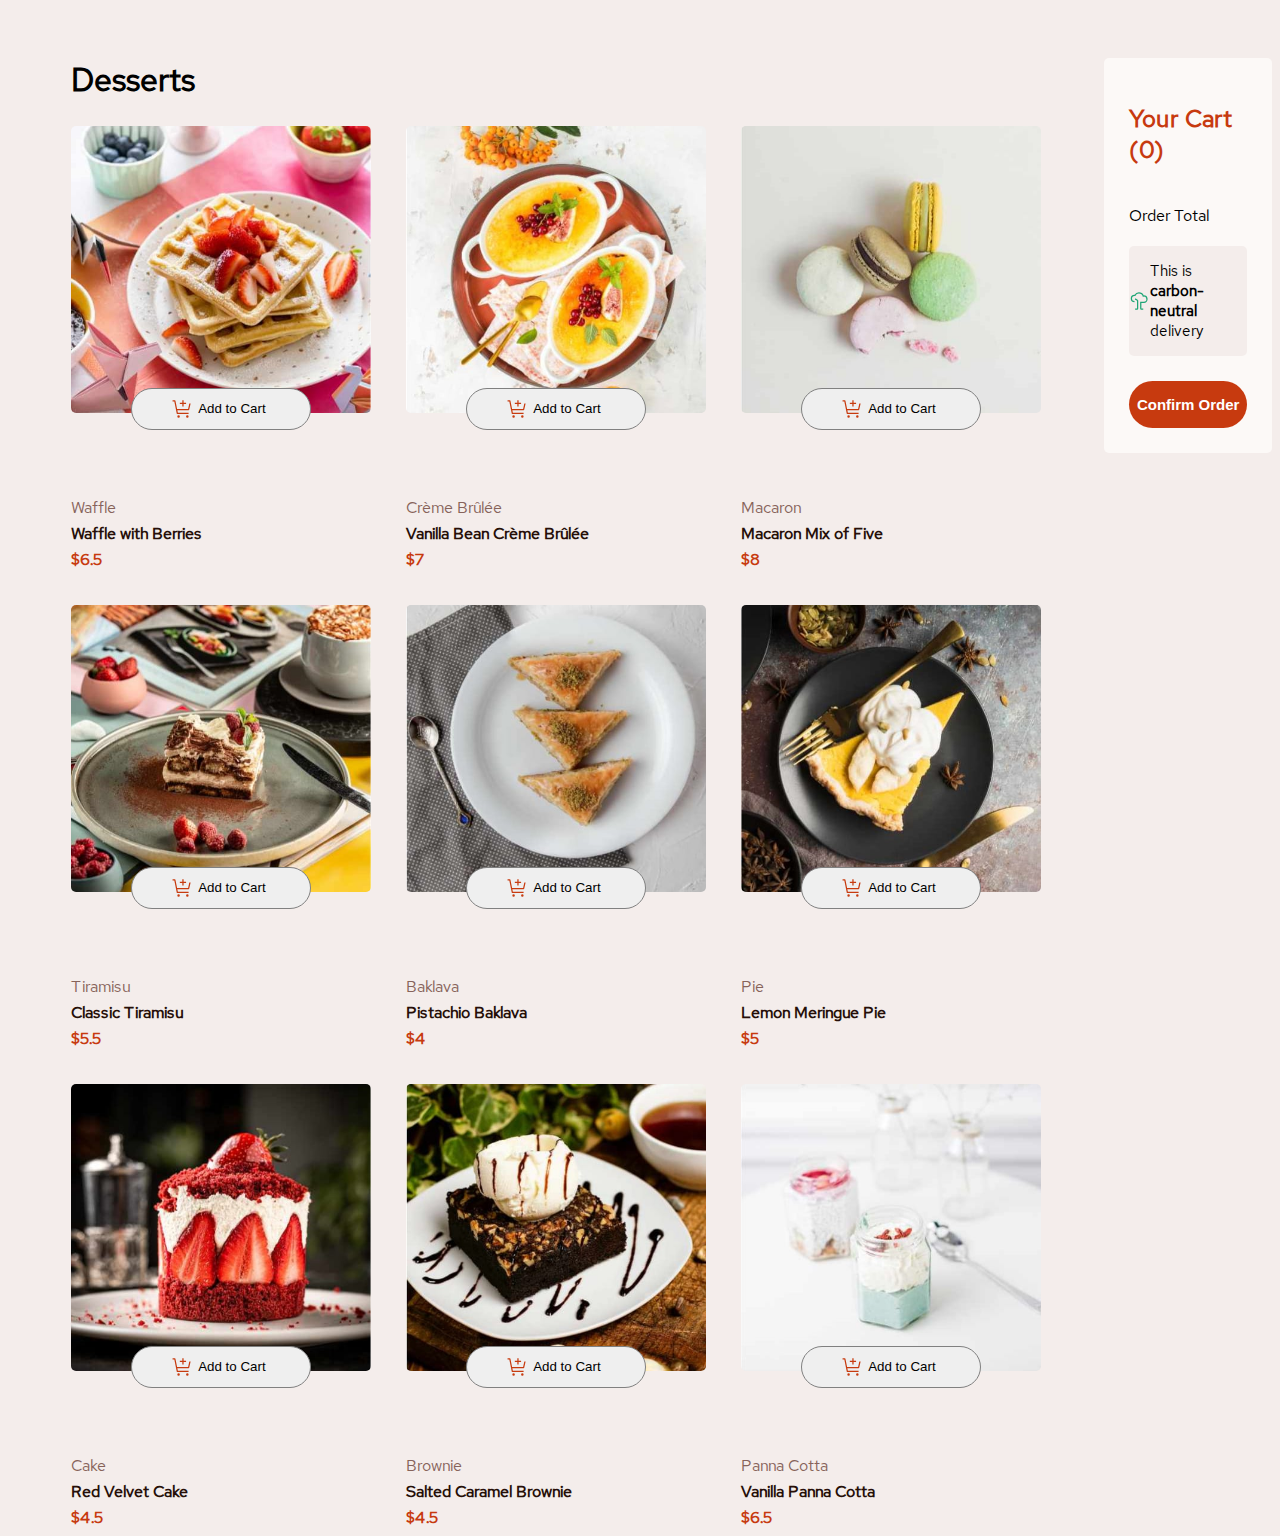
<file: index.html>
<!DOCTYPE html>
<html lang="en">
  <head>
    <meta charset="UTF-8" />
    <meta name="viewport" content="width=device-width, initial-scale=1.0" />
    <title>Document</title>
    <link rel="stylesheet" href="style/style.css" />
    <script src="script/script.js" type="module" defer></script>
  </head>
  <body>
    <div class="main">
      <div class="header">
        <h1>Desserts</h1>
      </div>
      <div class="content"></div>
    </div>
    <div class="sidebar">
      <div class="sidebar-header">
        <h2>Your Cart (<span class="cart-amount">0</span>)</h1>
      </div>
      <div class="sidebar-order"></div>
      <div class="sidebar-total">
        <p>Order Total</p>
        <span class="order-amount"></span>
      </div>
      <div class="sidebar-carbon-container">
        <img src="./assets/images/icon-carbon-neutral.svg" alt="" />
        <span>This is <b>carbon-neutral</b> delivery</span>
      </div>
      <div class="sidebar-btn-container">
        <button type="button" id="confirm-order">Confirm Order</button>
      </div>
    </div>
    <dialog class="modal-order-container">
      <div class="modal-order-image">
        <img src="./assets/images/icon-order-confirmed.svg" alt="" />
      </div>
      <h1 class="modal-header">Order Confirmed</h1>
      <p class="modal-body">We hope you enjoy your food</p>
      <div class="modal-order">
        <div class="modal-cart"></div>
        <div class="modal-total">
          <p>Order Total</p>
          <span class="modal-amount"></span>
        </div>
      </div>
      <div class="modal-btn-container">
        <button type="button" id="start-order">Start New Order</button>
      </div>
    </dialog>
  </body>
</html>
</file>
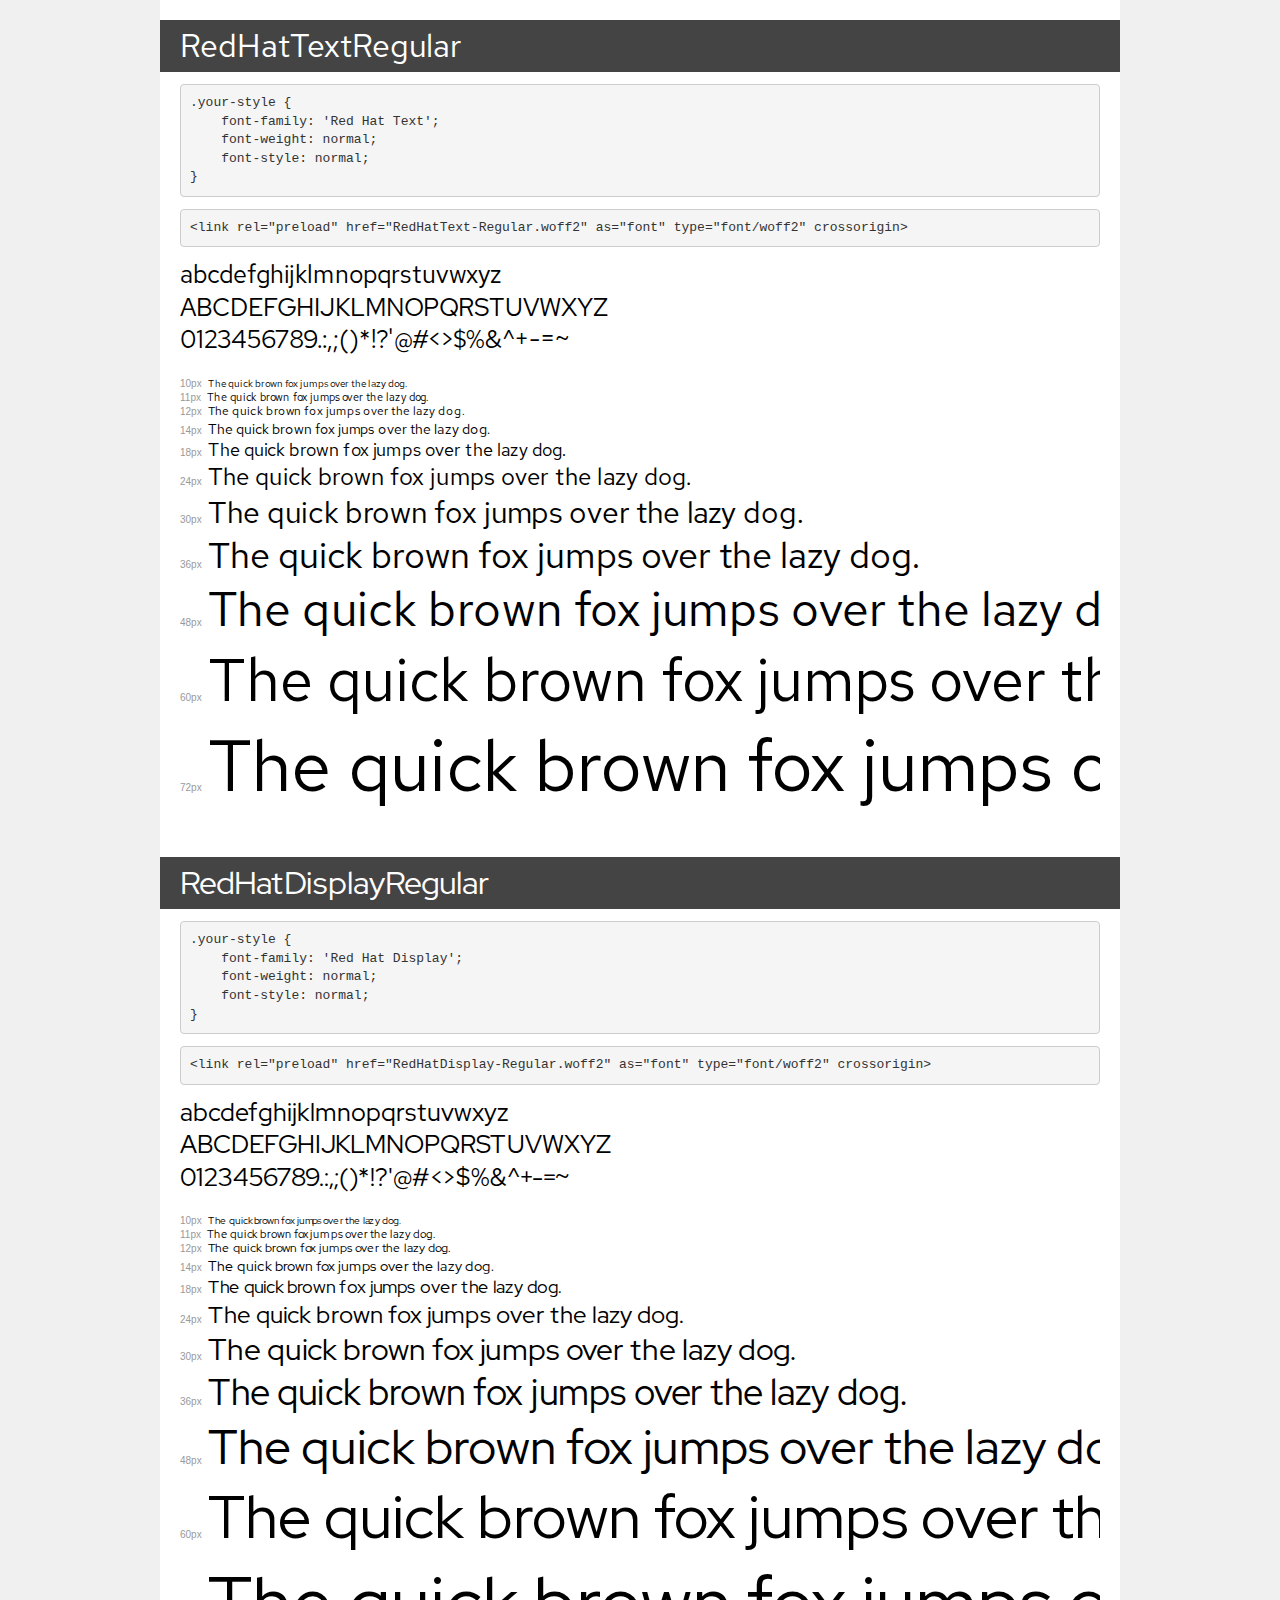
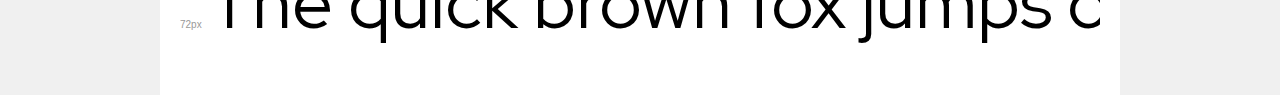
<file: assets/fonts/demo.html>
<!DOCTYPE html>
<html lang="en">
<head>
    <meta charset="utf-8">
    <meta http-equiv="X-UA-Compatible" content="IE=edge">
    <meta name="viewport" content="width=device-width, initial-scale=1">
    <meta name="robots" content="noindex, noarchive">
    <meta name="format-detection" content="telephone=no">
    <title>Transfonter demo</title>
    <link href="stylesheet.css" rel="stylesheet">
    <style>
        /*
        http://meyerweb.com/eric/tools/css/reset/
        v2.0 | 20110126
        License: none (public domain)
        */
        html, body, div, span, applet, object, iframe,
        h1, h2, h3, h4, h5, h6, p, blockquote, pre,
        a, abbr, acronym, address, big, cite, code,
        del, dfn, em, img, ins, kbd, q, s, samp,
        small, strike, strong, sub, sup, tt, var,
        b, u, i, center,
        dl, dt, dd, ol, ul, li,
        fieldset, form, label, legend,
        table, caption, tbody, tfoot, thead, tr, th, td,
        article, aside, canvas, details, embed,
        figure, figcaption, footer, header, hgroup,
        menu, nav, output, ruby, section, summary,
        time, mark, audio, video {
            margin: 0;
            padding: 0;
            border: 0;
            font-size: 100%;
            font: inherit;
            vertical-align: baseline;
        }
        /* HTML5 display-role reset for older browsers */
        article, aside, details, figcaption, figure,
        footer, header, hgroup, menu, nav, section {
            display: block;
        }
        body {
            line-height: 1;
        }
        ol, ul {
            list-style: none;
        }
        blockquote, q {
            quotes: none;
        }
        blockquote:before, blockquote:after,
        q:before, q:after {
            content: '';
            content: none;
        }
        table {
            border-collapse: collapse;
            border-spacing: 0;
        }
        /* demo styles */
        body {
            background: #f0f0f0;
            color: #000;
        }
        .page {
            background: #fff;
            width: 920px;
            margin: 0 auto;
            padding: 20px 20px 0 20px;
            overflow: hidden;
        }
        .font-container {
            overflow-x: auto;
            overflow-y: hidden;
            margin-bottom: 40px;
            line-height: 1.3;
            white-space: nowrap;
            padding-bottom: 5px;
        }
        h1 {
            position: relative;
            background: #444;
            font-size: 32px;
            color: #fff;
            padding: 10px 20px;
            margin: 0 -20px 12px -20px;
        }
        .letters {
            font-size: 25px;
            margin-bottom: 20px;
        }
        .s10:before {
            content: '10px';
        }
        .s11:before {
            content: '11px';
        }
        .s12:before {
            content: '12px';
        }
        .s14:before {
            content: '14px';
        }
        .s18:before {
            content: '18px';
        }
        .s24:before {
            content: '24px';
        }
        .s30:before {
            content: '30px';
        }
        .s36:before {
            content: '36px';
        }
        .s48:before {
            content: '48px';
        }
        .s60:before {
            content: '60px';
        }
        .s72:before {
            content: '72px';
        }
        .s10:before, .s11:before, .s12:before, .s14:before,
        .s18:before, .s24:before, .s30:before, .s36:before,
        .s48:before, .s60:before, .s72:before {
            font-family: Arial, sans-serif;
            font-size: 10px;
            font-weight: normal;
            font-style: normal;
            color: #999;
            padding-right: 6px;
        }
        pre {
            display: block;
            padding: 9px;
            margin: 0 0 12px;
            font-family: Monaco, Menlo, Consolas, "Courier New", monospace;
            font-size: 13px;
            line-height: 1.428571429;
            color: #333;
            font-weight: normal;
            font-style: normal;
            background-color: #f5f5f5;
            border: 1px solid #ccc;
            overflow-x: auto;
            border-radius: 4px;
        }
        /* responsive */
        @media (max-width: 959px) {
            .page {
                width: auto;
                margin: 0;
            }
        }
    </style>
</head>
<body>
<div class="page">
    <div class="demo">
        <h1 style="font-family: 'Red Hat Text'; font-weight: normal; font-style: normal;">RedHatTextRegular</h1>
        <pre title="Usage">.your-style {
    font-family: 'Red Hat Text';
    font-weight: normal;
    font-style: normal;
}</pre>
        <pre title="Preload (optional)">
&lt;link rel=&quot;preload&quot; href=&quot;RedHatText-Regular.woff2&quot; as=&quot;font&quot; type=&quot;font/woff2&quot; crossorigin&gt;</pre>
        <div class="font-container" style="font-family: 'Red Hat Text'; font-weight: normal; font-style: normal;">
            <p class="letters">
                abcdefghijklmnopqrstuvwxyz<br>
ABCDEFGHIJKLMNOPQRSTUVWXYZ<br>
                0123456789.:,;()*!?'@#&lt;&gt;$%&^+-=~
            </p>
            <p class="s10" style="font-size: 10px;">The quick brown fox jumps over the lazy dog.</p>
            <p class="s11" style="font-size: 11px;">The quick brown fox jumps over the lazy dog.</p>
            <p class="s12" style="font-size: 12px;">The quick brown fox jumps over the lazy dog.</p>
            <p class="s14" style="font-size: 14px;">The quick brown fox jumps over the lazy dog.</p>
            <p class="s18" style="font-size: 18px;">The quick brown fox jumps over the lazy dog.</p>
            <p class="s24" style="font-size: 24px;">The quick brown fox jumps over the lazy dog.</p>
            <p class="s30" style="font-size: 30px;">The quick brown fox jumps over the lazy dog.</p>
            <p class="s36" style="font-size: 36px;">The quick brown fox jumps over the lazy dog.</p>
            <p class="s48" style="font-size: 48px;">The quick brown fox jumps over the lazy dog.</p>
            <p class="s60" style="font-size: 60px;">The quick brown fox jumps over the lazy dog.</p>
            <p class="s72" style="font-size: 72px;">The quick brown fox jumps over the lazy dog.</p>
        </div>
    </div>

    <div class="demo">
        <h1 style="font-family: 'Red Hat Display'; font-weight: normal; font-style: normal;">RedHatDisplayRegular</h1>
        <pre title="Usage">.your-style {
    font-family: 'Red Hat Display';
    font-weight: normal;
    font-style: normal;
}</pre>
        <pre title="Preload (optional)">
&lt;link rel=&quot;preload&quot; href=&quot;RedHatDisplay-Regular.woff2&quot; as=&quot;font&quot; type=&quot;font/woff2&quot; crossorigin&gt;</pre>
        <div class="font-container" style="font-family: 'Red Hat Display'; font-weight: normal; font-style: normal;">
            <p class="letters">
                abcdefghijklmnopqrstuvwxyz<br>
ABCDEFGHIJKLMNOPQRSTUVWXYZ<br>
                0123456789.:,;()*!?'@#&lt;&gt;$%&^+-=~
            </p>
            <p class="s10" style="font-size: 10px;">The quick brown fox jumps over the lazy dog.</p>
            <p class="s11" style="font-size: 11px;">The quick brown fox jumps over the lazy dog.</p>
            <p class="s12" style="font-size: 12px;">The quick brown fox jumps over the lazy dog.</p>
            <p class="s14" style="font-size: 14px;">The quick brown fox jumps over the lazy dog.</p>
            <p class="s18" style="font-size: 18px;">The quick brown fox jumps over the lazy dog.</p>
            <p class="s24" style="font-size: 24px;">The quick brown fox jumps over the lazy dog.</p>
            <p class="s30" style="font-size: 30px;">The quick brown fox jumps over the lazy dog.</p>
            <p class="s36" style="font-size: 36px;">The quick brown fox jumps over the lazy dog.</p>
            <p class="s48" style="font-size: 48px;">The quick brown fox jumps over the lazy dog.</p>
            <p class="s60" style="font-size: 60px;">The quick brown fox jumps over the lazy dog.</p>
            <p class="s72" style="font-size: 72px;">The quick brown fox jumps over the lazy dog.</p>
        </div>
    </div>

</div>
</body>
</html>
</file>
<file: style/style.css>
@font-face {
  font-family: "Red Hat Text";
  src: url("../assets/fonts/RedHatText-Regular.woff2") format("woff2"),
    url("../assets/fonts/RedHatText-Regular.woff") format("woff");
  font-weight: normal;
  font-style: normal;
  font-display: swap;
}

@font-face {
  font-family: "Red Hat Display";
  src: url("../assets/fonts/RedHatDisplay-Regular.woff2") format("woff2"),
    url("../assets/fonts/RedHatDisplay-Regular.woff") format("woff");
  font-weight: normal;
  font-style: normal;
  font-display: swap;
}

:root {
  --system-ui: system-ui, "Segoe UI", Roboto, Helvetica, Arial, sans-serif,
    "Apple Color Emoji", "Segoe UI Emoji", "Segoe UI Symbol";
  --Red: hsl(14, 86%, 42%);
  --darkRed: hsl(14, 86%, 32%);
  --Green: hsl(159, 69%, 38%);
  --Rose-50: hsl(20, 50%, 98%);
  --Rose-100: hsl(13, 31%, 94%);
  --Rose-300: hsl(14, 25%, 72%);
  --Rose-400: hsl(7, 20%, 60%);
  --Rose-500: hsl(12, 20%, 44%);
  --Rose-900: hsl(14, 65%, 9%);
}

h1,
p {
  margin: 0;
}

body {
  font-family: "Red Hat Text", "Red Hat Display", var(--system-ui);
  display: flex;
  box-sizing: border-box;
  background-color: var(--Rose-100);
}

.main,
.sidebar {
  margin-left: 5%;
}

#contentContainer {
  display: grid;
  grid-template-columns: repeat(3, 1fr);
  grid-template-rows: repeat(3, 1fr);
  gap: 35px;
}

.foodImage {
  width: 300px;
  border-radius: 5px;
}

.food-category,
.cartPrice {
  color: var(--Rose-500);
}

.food-name,
.cartTotalPrice,
.cartText {
  color: var(--Rose-900);
  font-weight: bold;
}

.cartText {
  margin-bottom: 10px;
}

.food-price,
.cartAmount {
  color: var(--Red);
  font-weight: bold;
}

.actionContainer {
  display: flex;
  margin-left: 47.5px;
  position: relative;
  bottom: 25px;
  width: fit-content;
  padding: 5px 10px;
  border-radius: 25px;
  color: white;
  align-items: center;
}

.decre-btn,
.amount-text {
  margin-right: 60px;
}

.toCartBtn {
  width: 60%;
  margin-left: 20%;
  position: relative;
  bottom: 30px;
  padding: 10px 40px;
  border-radius: 50px;
  border: 1px solid grey;
}

.btn-cart-logo {
  display: flex;
  align-items: center;
}

.decre-btn,
.incre-btn {
  border-radius: 80%;
  padding: 5px 10px;
  border: 1px solid white;
  color: inherit;
  background-color: inherit;
}

.incre-btn:hover,
.decre-btn:hover {
  color: var(--Red);
  background-color: white;
}

.toCartBtn:hover {
  border: 1px solid var(--Red);
  color: var(--Red);
}

.cartAmount,
.cartPrice,
.cartTotalPrice {
  margin-right: 15px;
}

.sidebar {
  background-color: var(--Rose-50);
  height: fit-content;
  padding: 25px;
  margin-top: 50px;
  border-radius: 5px;
  width: 400px;
}

.header {
  margin-top: 50px;
  margin-bottom: 25px;
}

.sidebar-header {
  color: var(--Red);
}

.sidebarOrder > div {
  display: flex;
  align-items: center;
  justify-content: space-between;
  padding: 15px 0px;
  border-bottom: 1px solid var(--Rose-100);
}

.removeBtn {
  height: fit-content;
  border-radius: 50%;
  padding: 2.5px 5px;
  border: 1px solid var(--Rose-300);
  color: var(--Rose-00);
}

.removeBtn:hover {
  border: 1px solid black;
  color: black;
}

.sidebar-total {
  padding: 20px 0px;
  display: flex;
  justify-content: space-between;
  align-items: center;
}

.order-amount {
  font-size: 25px;
  font-weight: bold;
  color: var(--Rose-900);
}

.sidebar-carbon-container {
  background-color: var(--Rose-100);
  padding: 15px 0px;
  display: flex;
  align-items: center;
  justify-content: center;
  font-size: 15px;
  border-radius: 5px;
}

#confirm-order {
  width: 100%;
  padding: 15px 0px;
  margin-top: 25px;
  border-radius: 25px;
  border: none;
  color: white;
  background-color: var(--Red);
  font-size: 15px;
  font-weight: bold;
}

#confirm-order:hover {
  background-color: var(--darkRed);
}

.modal-order-container {
  width: 600px;
  border: none;
  border-radius: 15px;
  padding: 35px;
}

.cartModalContainer > div {
  display: flex;
}

.modal-header {
  color: var(--Rose-900);
  margin-top: 10px;
  margin-bottom: 5px;
}

.modal-body {
  color: var(--Rose-500);
  margin-bottom: 30px;
}

.modal-cart,
.modal-total {
  background-color: var(--Rose-50);
}

.modal-total {
  padding: 25px 40px;
  display: flex;
  justify-content: space-between;
  align-items: center;
}

.modal-amount {
  color: var(--Rose-900);
  font-size: 25px;
  font-weight: bolder;
}

.modal-total > p {
  color: var(--Rose-900);
}

.cartModalContainer > div > div {
  display: grid;
  grid-template-rows: repeat(2, 1fr);
  grid-template-columns: repeat(3, 1fr);
}

.cartModalContainer .cartAmount,
.cartModalContainer .cartPrice {
  grid-column: 1 / 3;
  grid-row: 2 / 3;
}

.cartModalContainer .cartTotalPrice {
  grid-row: 2 / 3;
  grid-column: 3 / 4;
}

.cartModalContainer .cartPrice {
  margin-left: 25px;
}

.cartModalContainer .cartTotalPrice {
  margin-left: 150px;
}

.cartModalContainer > div {
  gap: 25px;
  padding: 25px;
  border-bottom: 1px solid var(--Rose-100);
}

.ModalImage {
  width: 75px;
  height: 75px;
  border-radius: 5px;
}

#start-order {
  width: 100%;
  padding: 17.5px;
  border-radius: 25px;
  border: none;
  margin-top: 40px;
  margin-bottom: 15px;
  background-color: var(--Red);
  color: white;
  font-weight: bold;
}

#start-order:hover {
  background-color: var(--darkRed);
}

.btn-cart-logo > .btnText {
  margin-left: 5px;
}

#contentContainer > div > p:first-of-type {
  margin: 5px 0px;
}
</file>
<file: assets/fonts/stylesheet.css>
@font-face {
    font-family: 'Red Hat Text';
    src: url('RedHatText-Regular.woff2') format('woff2'),
        url('RedHatText-Regular.woff') format('woff');
    font-weight: normal;
    font-style: normal;
    font-display: swap;
}

@font-face {
    font-family: 'Red Hat Display';
    src: url('RedHatDisplay-Regular.woff2') format('woff2'),
        url('RedHatDisplay-Regular.woff') format('woff');
    font-weight: normal;
    font-style: normal;
    font-display: swap;
}
</file>
